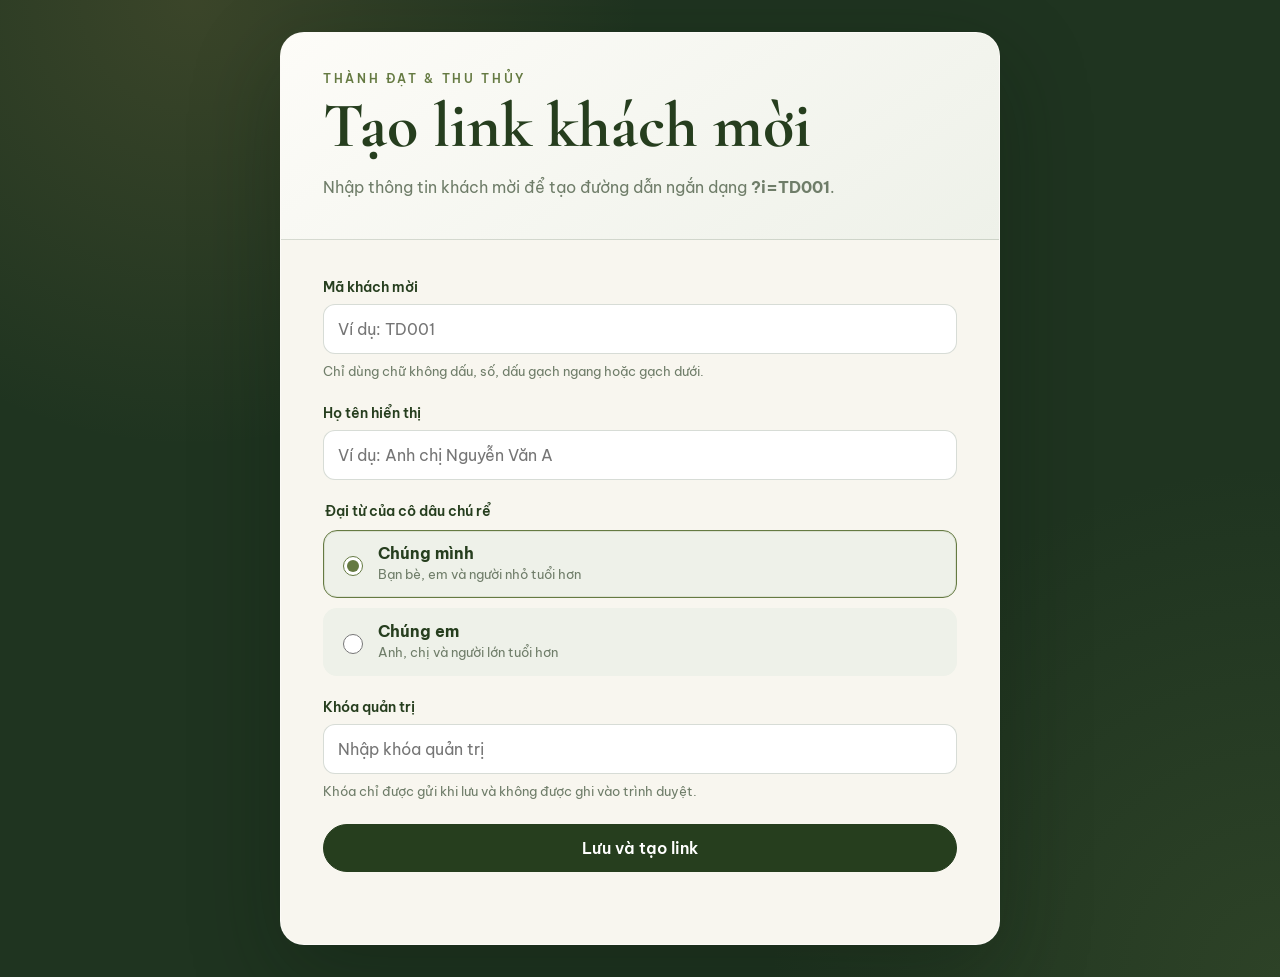
<file: tao-thiep.html>
<!doctype html>
<html lang="vi">
<head>
  <meta charset="UTF-8">
  <meta name="viewport" content="width=device-width, initial-scale=1.0">
  <meta name="robots" content="noindex, nofollow">
  <title>Tạo link khách mời | Thành Đạt & Thu Thủy</title>
  <link rel="preconnect" href="https://fonts.googleapis.com">
  <link rel="preconnect" href="https://fonts.gstatic.com" crossorigin>
  <link href="https://fonts.googleapis.com/css2?family=Be+Vietnam+Pro:wght@400;500;600&family=Cormorant+Garamond:wght@600;700&display=swap" rel="stylesheet">
  <link rel="stylesheet" href="tao-thiep.css?v=20260830-1">
</head>
<body>
  <main class="builder-shell">
    <section class="builder-card" aria-labelledby="builderTitle">
      <header class="builder-header">
        <p class="builder-eyebrow">Thành Đạt &amp; Thu Thủy</p>
        <h1 id="builderTitle">Tạo link khách mời</h1>
        <p>Nhập thông tin khách mời để tạo đường dẫn ngắn dạng <strong>?i=TD001</strong>.</p>
      </header>

      <form id="guestLinkForm" class="builder-form">
        <label class="field">
          <span>Mã khách mời</span>
          <input
            id="guestCode"
            name="code"
            type="text"
            minlength="2"
            maxlength="24"
            pattern="[A-Za-z0-9_-]+"
            placeholder="Ví dụ: TD001"
            autocomplete="off"
            required
          >
          <small>Chỉ dùng chữ không dấu, số, dấu gạch ngang hoặc gạch dưới.</small>
        </label>

        <label class="field">
          <span>Họ tên hiển thị</span>
          <input
            id="guestName"
            name="name"
            type="text"
            maxlength="100"
            placeholder="Ví dụ: Anh chị Nguyễn Văn A"
            autocomplete="name"
            required
          >
        </label>

        <fieldset class="audience-field">
          <legend>Đại từ của cô dâu chú rể</legend>
          <label class="audience-option">
            <input type="radio" name="audience" value="friend" checked>
            <span>
              <strong>Chúng mình</strong>
              <small>Bạn bè, em và người nhỏ tuổi hơn</small>
            </span>
          </label>
          <label class="audience-option">
            <input type="radio" name="audience" value="senior">
            <span>
              <strong>Chúng em</strong>
              <small>Anh, chị và người lớn tuổi hơn</small>
            </span>
          </label>
        </fieldset>

        <label class="field">
          <span>Khóa quản trị</span>
          <input
            id="adminKey"
            name="adminKey"
            type="password"
            placeholder="Nhập khóa quản trị"
            autocomplete="current-password"
            required
          >
          <small>Khóa chỉ được gửi khi lưu và không được ghi vào trình duyệt.</small>
        </label>

        <button class="primary-button" id="saveGuestButton" type="submit">Lưu và tạo link</button>
        <p class="form-status" id="formStatus" role="status" aria-live="polite"></p>
      </form>

      <section class="link-result" id="linkResult" hidden aria-labelledby="resultTitle">
        <p class="builder-eyebrow">Link đã sẵn sàng</p>
        <h2 id="resultTitle">Gửi link này cho khách mời</h2>
        <div class="link-output">
          <input id="generatedLink" type="text" readonly aria-label="Link thiệp khách mời">
          <button id="copyGuestLink" type="button">Sao chép</button>
        </div>
        <a id="previewGuestLink" class="preview-link" href="#" target="_blank" rel="noopener noreferrer">Mở thử thiệp</a>
      </section>
    </section>
  </main>

  <script src="config.js"></script>
  <script src="tao-thiep.js?v=20260830-1"></script>
</body>
</html>
</file>
<file: tao-thiep.css>
:root {
  --paper: #f8f6ef;
  --paper-soft: #eef1e9;
  --ink: #263e1e;
  --muted: #6f7d69;
  --line: rgba(38, 62, 30, 0.18);
  --gold: #b99353;
  --sans: "Be Vietnam Pro", Arial, sans-serif;
  --display: "Cormorant Garamond", Georgia, serif;
}

* {
  box-sizing: border-box;
}

body {
  background:
    radial-gradient(circle at 15% 0%, rgba(185, 147, 83, 0.18), transparent 28rem),
    radial-gradient(circle at 100% 100%, rgba(101, 122, 66, 0.2), transparent 32rem),
    #1f3420;
  color: var(--ink);
  font-family: var(--sans);
  margin: 0;
  min-height: 100vh;
}

button,
input {
  font: inherit;
}

.builder-shell {
  display: grid;
  min-height: 100vh;
  padding: 16px;
  place-items: center;
}

.builder-card {
  background: var(--paper);
  border: 1px solid rgba(255, 255, 255, 0.45);
  border-radius: 24px;
  box-shadow: 0 30px 90px rgba(10, 24, 12, 0.3);
  max-width: 720px;
  overflow: hidden;
  width: 100%;
}

.builder-header,
.builder-form,
.link-result {
  padding: 28px 22px;
}

.builder-header {
  background: linear-gradient(145deg, #fdfcf8, #eef1e9);
  border-bottom: 1px solid var(--line);
}

.builder-eyebrow {
  color: #657a42;
  font-size: 0.75rem;
  font-weight: 600;
  letter-spacing: 0.22em;
  margin: 0 0 8px;
  text-transform: uppercase;
}

h1,
h2,
p {
  margin-top: 0;
}

h1,
h2 {
  font-family: var(--display);
  line-height: 1;
}

h1 {
  font-size: clamp(2.35rem, 12vw, 4rem);
  margin-bottom: 16px;
}

h2 {
  font-size: clamp(1.8rem, 8vw, 2.6rem);
  margin-bottom: 18px;
}

.builder-header > p:last-child {
  color: var(--muted);
  line-height: 1.7;
  margin-bottom: 0;
}

.builder-form {
  display: grid;
  gap: 22px;
}

.field {
  display: grid;
  gap: 8px;
}

.field > span,
.audience-field legend {
  font-size: 0.9rem;
  font-weight: 600;
}

.field small,
.audience-option small {
  color: var(--muted);
  line-height: 1.5;
}

.field input,
.link-output input {
  background: #fff;
  border: 1px solid var(--line);
  border-radius: 12px;
  color: var(--ink);
  font-size: 16px;
  min-height: 50px;
  outline: none;
  padding: 12px 14px;
  width: 100%;
}

.field input:focus,
.link-output input:focus {
  border-color: #657a42;
  box-shadow: 0 0 0 3px rgba(101, 122, 66, 0.14);
}

.audience-field {
  border: 0;
  display: grid;
  gap: 10px;
  margin: 0;
  padding: 0;
}

.audience-field legend {
  margin-bottom: 10px;
}

.audience-option {
  align-items: center;
  background: var(--paper-soft);
  border: 1px solid transparent;
  border-radius: 14px;
  cursor: pointer;
  display: flex;
  gap: 12px;
  min-height: 66px;
  padding: 12px 14px;
}

.audience-option:has(input:checked) {
  border-color: #657a42;
  box-shadow: inset 0 0 0 1px rgba(101, 122, 66, 0.14);
}

.audience-option input {
  accent-color: #657a42;
  height: 20px;
  width: 20px;
}

.audience-option span {
  display: grid;
  gap: 2px;
}

.primary-button,
.link-output button,
.preview-link {
  align-items: center;
  border-radius: 999px;
  cursor: pointer;
  display: inline-flex;
  font-weight: 600;
  justify-content: center;
  min-height: 48px;
  padding: 11px 22px;
}

.primary-button,
.link-output button {
  background: var(--ink);
  border: 1px solid var(--ink);
  color: #fff;
}

.primary-button:disabled {
  cursor: wait;
  opacity: 0.65;
}

.form-status {
  color: var(--muted);
  font-size: 0.9rem;
  line-height: 1.55;
  margin: -10px 0 0;
  min-height: 1.5em;
}

.form-status.is-error {
  color: #9a3d3d;
}

.link-result {
  background: #edf1e7;
  border-top: 1px solid var(--line);
}

.link-output {
  display: grid;
  gap: 10px;
}

.preview-link {
  border: 1px solid #657a42;
  color: var(--ink);
  margin-top: 14px;
  text-decoration: none;
}

@media (min-width: 640px) {
  .builder-shell {
    padding: 32px;
  }

  .builder-header,
  .builder-form,
  .link-result {
    padding: 38px 42px;
  }

  .link-output {
    grid-template-columns: minmax(0, 1fr) auto;
  }
}
</file>
